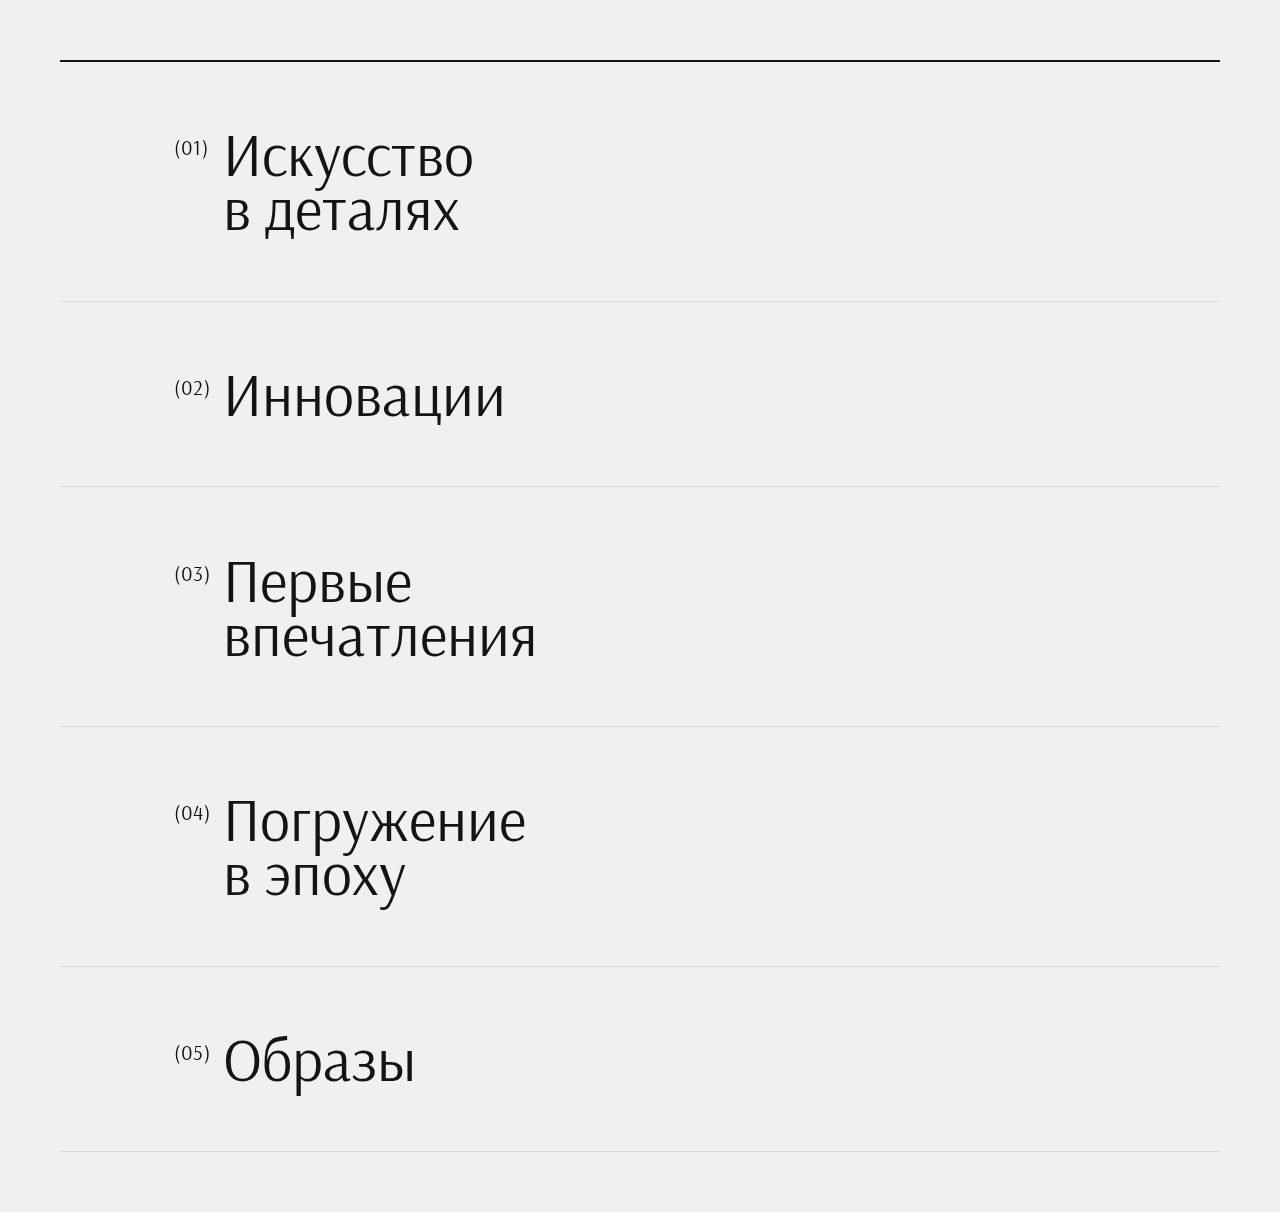
<file: index.html>
<!DOCTYPE html>
<html lang="en">
<head>
	<meta charset="UTF-8">
	<meta http-equiv="X-UA-Compatible" content="IE=edge">
	<meta name="viewport" content="width=device-width, initial-scale=1.0">
	<title>Document</title>

	<link rel="stylesheet" href="ready-html/css/mymain.css">
	<script src="ready-html/js/myapp.js" defer></script>

</head>

<body>

	<div class="magic-list">
		<!--a.magic-list__item*5>div.magic-list__header+div.cursor>div.cursor__image[style="background-image: url(ready-html/img/$.jpg);"]-->
		<a href="#" class="magic-list__item">
			<div class="magic-list__header">Искусство в деталях</div>
			<div class="cursor">
				<div class="cursor__image" style="background-image: url(ready-html/img/1.jpg);"></div>
			</div>
		</a>
		<a href="#" class="magic-list__item">
			<div class="magic-list__header">Инновации</div>
			<div class="cursor">
				<div class="cursor__image" style="background-image: url(ready-html/img/2.jpg);"></div>
			</div>
		</a>
		<a href="#" class="magic-list__item">
			<div class="magic-list__header">Первые впечатления</div>
			<div class="cursor">
				<div class="cursor__image" style="background-image: url(ready-html/img/3.jpg);"></div>
			</div>
		</a>
		<a href="#" class="magic-list__item">
			<div class="magic-list__header">Погружение в эпоху</div>
			<div class="cursor">
				<div class="cursor__image" style="background-image: url(ready-html/img/4.jpg);"></div>
			</div>
		</a>
		<a href="#" class="magic-list__item">
			<div class="magic-list__header">Образы</div>
			<div class="cursor">
				<div class="cursor__image" style="background-image: url(ready-html/img/5.jpg);"></div>
			</div>
		</a>
	</div>

</body>
</html>
</file>
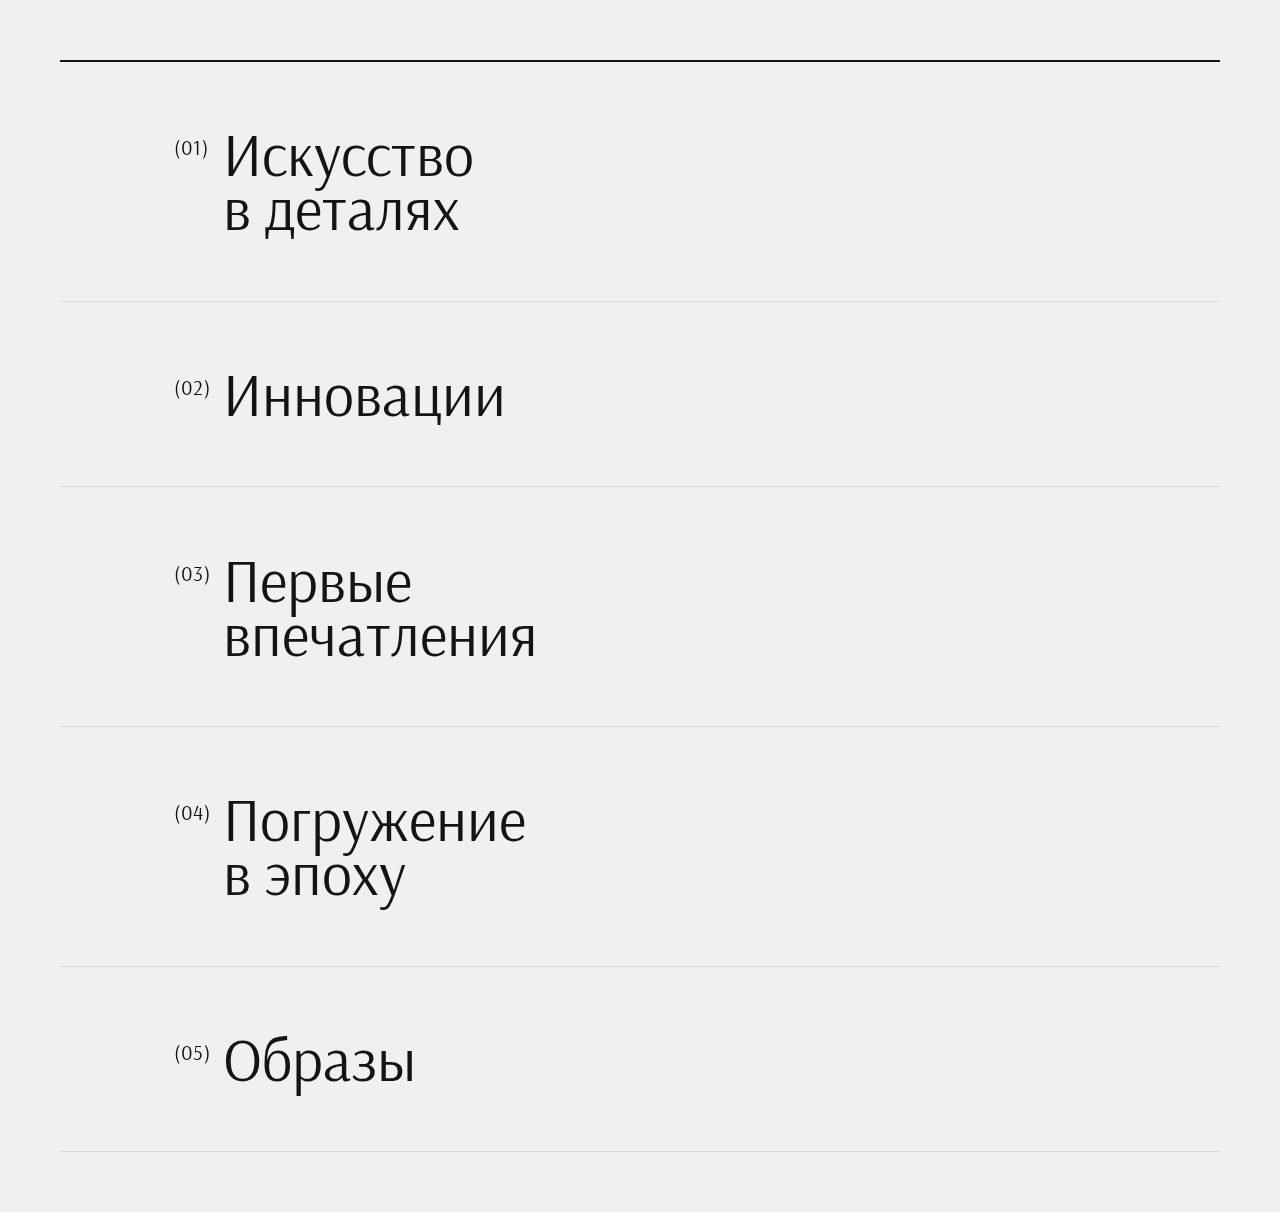
<file: myindex.html>
<!DOCTYPE html>
<html lang="en">
<head>
	<meta charset="UTF-8">
	<meta http-equiv="X-UA-Compatible" content="IE=edge">
	<meta name="viewport" content="width=device-width, initial-scale=1.0">
	<title>Document</title>

	<link rel="stylesheet" href="ready-html/css/mymain.css">
	<script src="ready-html/js/myapp.js" defer></script>

</head>

<body>

	<div class="magic-list">
		<!--a.magic-list__item*5>div.magic-list__header+div.cursor>div.cursor__image[style="background-image: url(ready-html/img/$.jpg);"]-->
		<a href="#" class="magic-list__item">
			<div class="magic-list__header">Искусство в деталях</div>
			<div class="cursor">
				<div class="cursor__image" style="background-image: url(ready-html/img/1.jpg);"></div>
			</div>
		</a>
		<a href="#" class="magic-list__item">
			<div class="magic-list__header">Инновации</div>
			<div class="cursor">
				<div class="cursor__image" style="background-image: url(ready-html/img/2.jpg);"></div>
			</div>
		</a>
		<a href="#" class="magic-list__item">
			<div class="magic-list__header">Первые впечатления</div>
			<div class="cursor">
				<div class="cursor__image" style="background-image: url(ready-html/img/3.jpg);"></div>
			</div>
		</a>
		<a href="#" class="magic-list__item">
			<div class="magic-list__header">Погружение в эпоху</div>
			<div class="cursor">
				<div class="cursor__image" style="background-image: url(ready-html/img/4.jpg);"></div>
			</div>
		</a>
		<a href="#" class="magic-list__item">
			<div class="magic-list__header">Образы</div>
			<div class="cursor">
				<div class="cursor__image" style="background-image: url(ready-html/img/5.jpg);"></div>
			</div>
		</a>
	</div>

</body>
</html>
</file>
<file: ready-html/css/mymain.css>
* {
	margin: 0;
	padding: 0;
	box-sizing: border-box;
}
:root {
	--black: #141414;
	--index: calc(1vw + 1vh);
	--transition: 1.25s cubic-bezier(.2, .5, 0, 1);
	--transition-cursor: 2s cubic-bezier(.05, .5, 0, 1);
}
@font-face {
	font-family: arsenal_f;
	src: url(/ready-html/fonts/arsenal-regular.woff2);
}
body {
	background-color: #f0f0f0;
}
.magic-list {
	font-family: arsenal_f, sans-serif;
	font-size: calc(var(--index) * 2.75);
	padding: calc(var(--index) * 2.75);
}
.magic-list__item {
	cursor: none;
	color: var(--black);
	text-decoration: none;
	display: block;
	line-height: 0.9;
	padding: calc(var(--index) * 3) calc(var(--index) * 7.5);
	border-bottom: 1px solid rgb(0 0 0/ .09);
	counter-increment: my-counter;
}
.magic-list__item:first-child {
	border-top: 2px solid var(--black);
}
.magic-list__header {
	width: min-content;
	transition: transform var(--transition);
	will-change: transform;
}
.magic-list__item::before {
	content: '(0' counter(my-counter) ')';
	position: absolute;
	font-size: calc(var(--index) * .95);
	margin-left: calc(var(--index) * -2.25);
	margin-top: calc(var(--index) / 2);
	letter-spacing: .5px;
	transition: transform var(--transition);
	transition-delay: .025s;
	will-change: transform;
}
.magic-list__item:hover .magic-list__header,
.magic-list__item:hover::before {
	transform: translate3d(calc(var(--index) * -5), 0, 0);
}
.cursor {
	--width: calc(var(--index) * 22);
	--height: calc(var(--index) * 14);
	position: fixed;
	width: var(--width);
	height: 0;
	top: calc(var(--height) * -.5);
	left: calc(var(--width) * -.5);
	overflow: hidden;
	transform: translate3d(var(--move-x), var(--move-y), 0);
	transition: transform var(--transition-cursor), height 1s ease;
	z-index: -1;
	will-change: transform;
}
.magic-list__item:hover .cursor {
	height: var(--height);
}
.cursor__image {
	--cursor-transform: translate3d(calc(var(--move-x) / -5), calc(var(--move-y) / -5), 0);
	position: relative;
	width: calc(var(--width) * 2);
	height: calc(var(--height) * 2);
	top: calc(var(--height) * -.4);
	left: calc(var(--width) * -.25);
	background-size: cover;
	background-position: center;
	transform: var(--cursor-transform) scale(1.5);
	transition: transform var(--transition-cursor);
}
.magic-list__item:hover .cursor__image {
	transform: var(--cursor-transform) scale(1);
}
</file>
